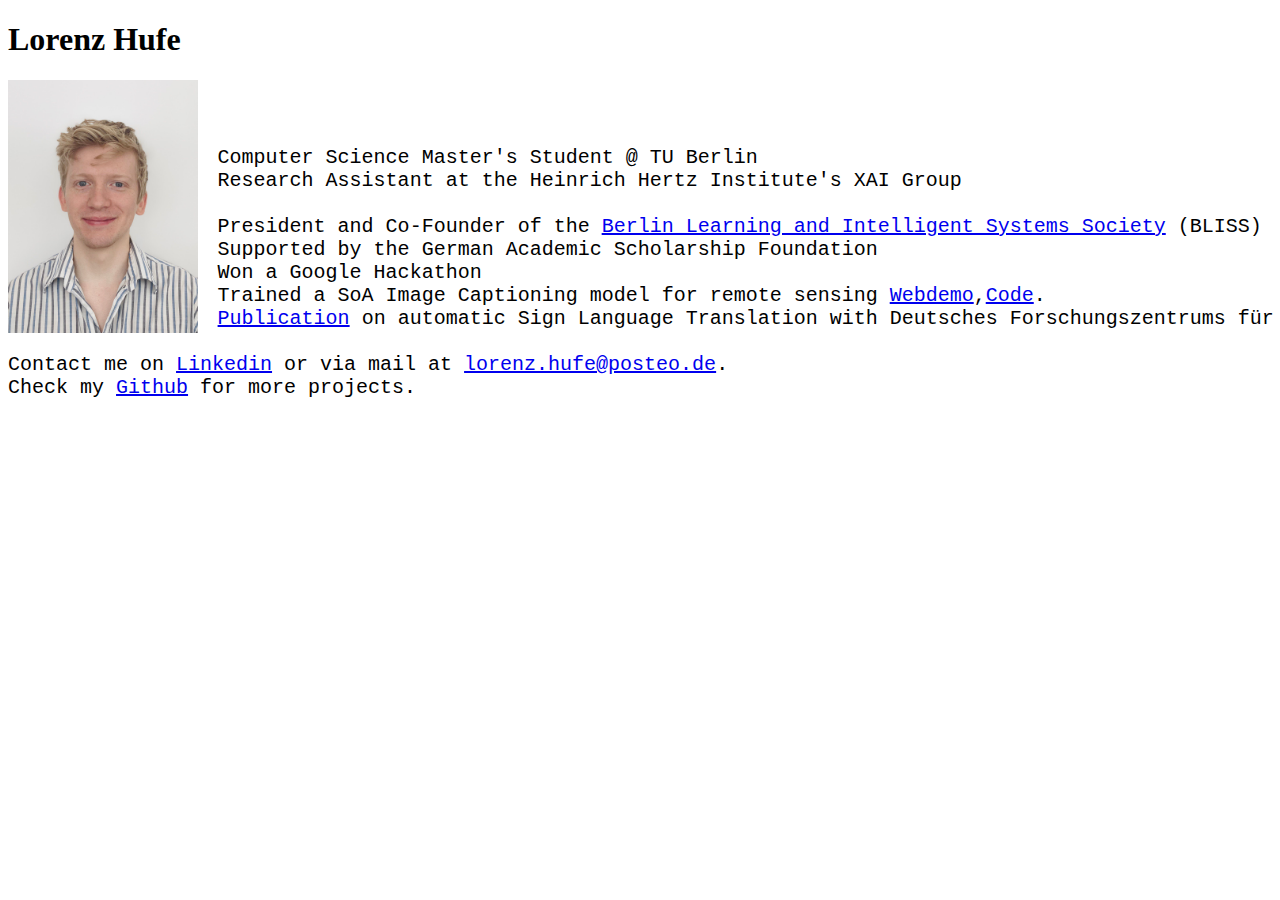
<file: index.html>
<!DOCTYPE html>
<html>
<header>
    <link href="https://cdn.jsdelivr.net/npm/bootstrap@5.0.0-beta3/dist/css/bootstrap.min.css" rel="stylesheet"
        integrity="sha384-eOJMYsd53ii+scO/bJGFsiCZc+5NDVN2yr8+0RDqr0Ql0h+rP48ckxlpbzKgwra6" crossorigin="anonymous">

</header>

<body>
    <h1> Lorenz Hufe</h1>
    <pre style="color:black;font-size:20px;">
<img src="lorenz_hufe.jpg" alt="Lorenz Hufe" style="width:15%; float:left; margin: 0px 20px 10px 0px">
<p>
Computer Science Master's Student @ TU Berlin
Research Assistant at the Heinrich Hertz Institute's XAI Group

President and Co-Founder of the <a href="https://bliss.berlin">Berlin Learning and Intelligent Systems Society</a> (BLISS)
Supported by the German Academic Scholarship Foundation
Won a Google Hackathon
Trained a SoA Image Captioning model for remote sensing <a href="https://lowlorenz-remotesensingwebapp-app-limtid.streamlit.app/">Webdemo</a>,<a href="https://github.com/lowlorenz/remote-sensing-image-captioning">Code</a>.
<a href="https://www.statmt.org/wmt22/pdf/2022.wmt-1.95.pdf">Publication</a> on automatic Sign Language Translation with Deutsches Forschungszentrums für Künstliche Intelligenz (DFKI)

Contact me on <a href="https://www.linkedin.com/in/lorenz-hufe">Linkedin</a> or via mail at <a
    href="mailto:lorenz.hufe@posteo.de">lorenz.hufe@posteo.de</a>.
Check my <a href="https://github.com/lowlorenz">Github</a> for more projects.
</p>
</pre>
</body>

</html>
</file>
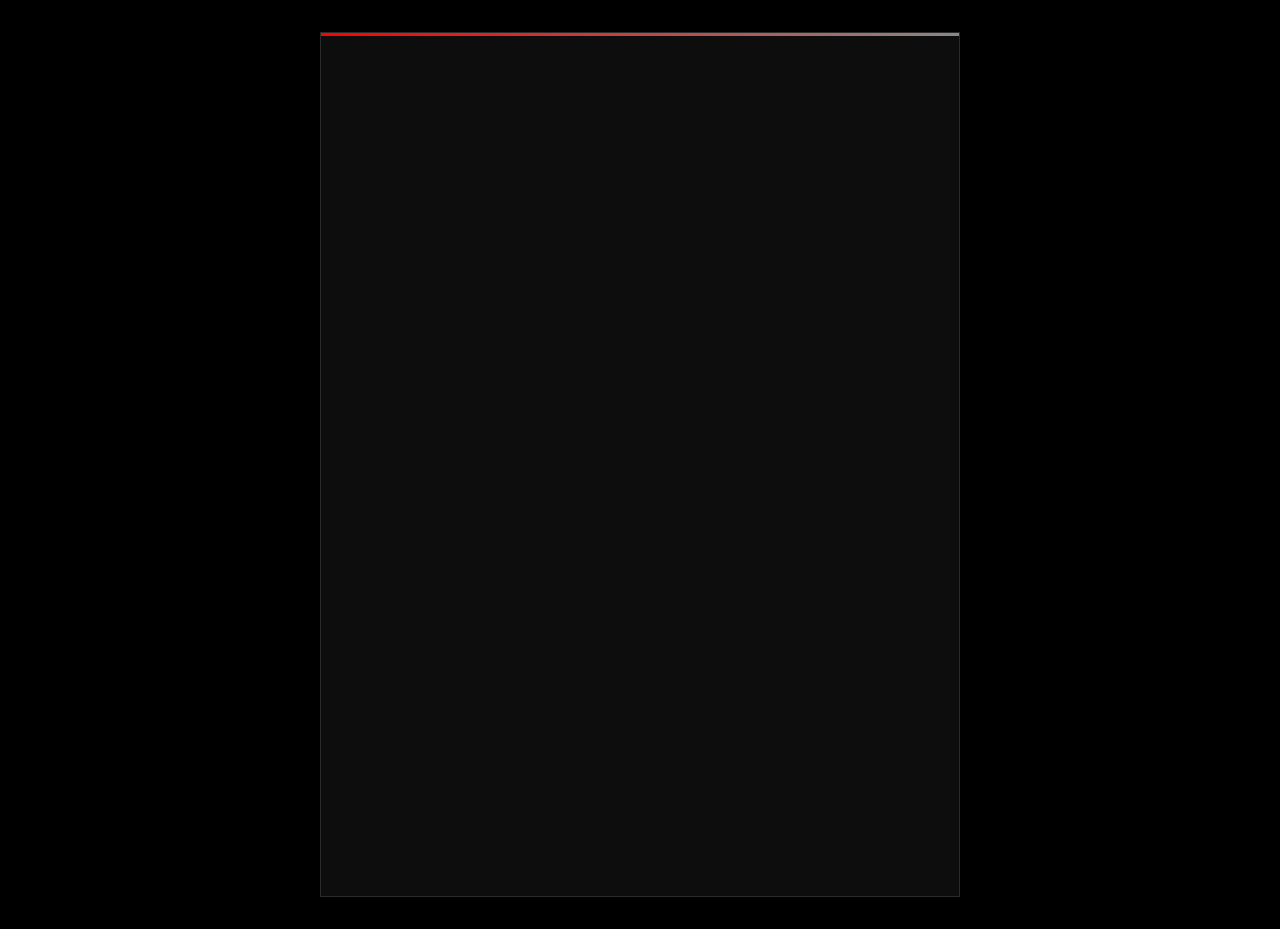
<file: history/index.html>
<!DOCTYPE html>
<html lang="en">
<head>
    <meta charset="UTF-8">
    <meta name="viewport" content="width=device-width, initial-scale=1.0">
    <title>AI Historian</title>
    <link rel="icon" href="data:image/svg+xml,%3Csvg xmlns='http://www.w3.org/2000/svg' viewBox='0 0 100 100'%3E%3Ctext y='.9em' font-size='90'%3E%E2%8F%B3%3C/text%3E%3C/svg%3E">
    <link rel="preconnect" href="https://fonts.googleapis.com">
    <link rel="preconnect" href="https://fonts.gstatic.com" crossorigin>
    <link href="https://fonts.googleapis.com/css2?family=IBM+Plex+Mono:ital,wght@0,300;0,400;0,500;0,600;1,300;1,400&display=swap" rel="stylesheet">
    <style>
        * {
            margin: 0;
            padding: 0;
            box-sizing: border-box;
        }

        :root {
            --bg: #000000;
            --bg-card: #0d0d0d;
            --ink: #ffffff;
            --ink-soft: #cccccc;
            --ink-muted: #888888;
            --accent: #ff0000;
            --accent-hover: #cc0000;
            --rule: #2a2a2a;
            --mono: 'IBM Plex Mono', 'Courier New', monospace;
        }

        body {
            min-height: 100vh;
            display: flex;
            align-items: center;
            justify-content: center;
            background-color: var(--bg);
            font-family: var(--mono);
            color: var(--ink);
            padding: 2rem 1rem;
        }

        .card {
            max-width: 640px;
            width: 100%;
            padding: 3rem 2.5rem;
            background: var(--bg-card);
            border: 1px solid var(--rule);
            box-shadow: 
                0 1px 3px rgba(0,0,0,0.04),
                0 8px 30px rgba(0,0,0,0.03);
            position: relative;
        }

        .card::before {
            content: '';
            position: absolute;
            top: 0;
            left: 0;
            right: 0;
            height: 3px;
            background: linear-gradient(90deg, var(--accent), var(--ink-muted));
        }

        /* --- Animations --- */
        @keyframes fadeUp {
            from { opacity: 0; transform: translateY(12px); }
            to { opacity: 1; transform: translateY(0); }
        }

        .card > * {
            opacity: 0;
            animation: fadeUp 0.5s ease forwards;
        }

        .card > *:nth-child(1) { animation-delay: 0.1s; }
        .card > *:nth-child(2) { animation-delay: 0.2s; }
        .card > *:nth-child(3) { animation-delay: 0.3s; }
        .card > *:nth-child(4) { animation-delay: 0.4s; }
        .card > *:nth-child(5) { animation-delay: 0.5s; }
        .card > *:nth-child(6) { animation-delay: 0.6s; }
        .card > *:nth-child(7) { animation-delay: 0.7s; }
        .card > *:nth-child(8) { animation-delay: 0.8s; }

        /* --- Header --- */
        .brand {
            font-size: 1.8rem;
            font-weight: 600;
            letter-spacing: -0.02em;
            color: var(--ink);
            margin-bottom: 0.25rem;
        }

        .tagline {
            font-size: 0.9rem;
            line-height: 1.7;
            color: var(--ink-soft);
            margin-bottom: 1.75rem;
        }

        .tagline em {
            font-style: normal;
            font-weight: 500;
            color: var(--ink);
        }

        /* --- Divider --- */
        .rule {
            border: none;
            border-top: 1px solid var(--rule);
            margin: 1.75rem 0;
        }

        /* --- Mission blurb --- */
        .mission {
            font-size: 0.9rem;
            line-height: 1.7;
            color: var(--ink-soft);
            margin-bottom: 1.75rem;
        }

        /* --- Research areas --- */
        .section-label {
            font-size: 0.8rem;
            font-weight: 500;
            text-transform: uppercase;
            letter-spacing: 0.1em;
            color: var(--ink-muted);
            margin-bottom: 0.75rem;
        }

        .topics {
            list-style: none;
            padding: 0;
            margin-bottom: 1.75rem;
        }

        .topics li {
            font-size: 0.9rem;
            line-height: 1.7;
            padding: 0.3rem 0;
            padding-left: 1.25rem;
            position: relative;
            color: var(--ink-soft);
        }

        .topics li::before {
            content: '→';
            position: absolute;
            left: 0;
            color: var(--accent);
            font-weight: 500;
        }

        /* --- CTA --- */
        .cta {
            font-size: 0.9rem;
            line-height: 1.7;
            color: var(--ink-soft);
            margin-bottom: 1.25rem;
        }

        /* --- People --- */
        .people {
            display: grid;
            grid-template-columns: 1fr 1fr;
            gap: 0.5rem 1.5rem;
            margin-bottom: 1.75rem;
        }

        .person {
            display: flex;
            flex-direction: column;
            padding: 0.6rem 0;
        }

        .person-name {
            font-size: 0.9rem;
            font-weight: 500;
            color: var(--ink);
        }

        .person-role {
            font-size: 0.75rem;
            color: var(--ink-muted);
            margin-top: 0.15rem;
        }

        .person-link {
            font-size: 0.75rem;
            color: var(--accent);
            text-decoration: none;
            margin-top: 0.2rem;
            transition: color 0.2s;
        }

        .person-link:hover {
            color: var(--accent-hover);
            text-decoration: underline;
        }

        /* --- Footer --- */
        .footer {
            font-size: 0.75rem;
            color: var(--ink-muted);
            padding-top: 1rem;
            border-top: 1px solid var(--rule);
            display: flex;
            justify-content: space-between;
            align-items: center;
        }

        .footer a {
            color: var(--accent);
            text-decoration: none;
            transition: color 0.2s;
        }

        .footer a:hover {
            color: var(--accent-hover);
        }

        /* --- Responsive --- */
        @media (max-width: 480px) {
            .card {
                padding: 2rem 1.5rem;
            }

            .brand {
                font-size: 1.6rem;
            }

            .people {
                grid-template-columns: 1fr;
            }
        }
    </style>
</head>
<body>
    <div class="card">
        <h1 class="brand">AI Historian</h1>

        <p class="tagline">Building an <em>AI scientist</em> for history — Oxford, UK.</p>

        <p class="mission">
            We're building autonomous agents to extract, structure, and reason over centuries of historical sources — turning archives into living knowledge.
        </p>

        <hr class="rule">

        <p class="section-label">We're looking for collaborators in</p>
        <ul class="topics">
            <li>Agentic AI systems</li>
            <li>Structured data extraction</li>
            <li>Data-driven history</li>
            <li>Archives </li>
        </ul>

        <p class="cta">If you want to revolutionize how we understand history, reach out:</p>

        <div class="people">
            <div class="person">
                <span class="person-name">Niclas Griesshaber</span>
                <span class="person-role">DPhil student, University of Oxford</span>
                <a class="person-link" href="mailto:niclas.griesshaber@linacre.ox.ac.uk">niclas.griesshaber@linacre.ox.ac.uk</a>
            </div>
            <div class="person">
                <span class="person-name">Lorenz Hufe</span>
                <span class="person-role">ELLIS PhD, Oxford & Fraunhofer HHI</span>
                <a class="person-link" href="mailto:lorenz.hufe@hhi.fraunhofer.de">lorenz.hufe@hhi.fraunhofer.de</a>
            </div>
            <div class="person">
                <span class="person-name">Philip Torr</span>
                <span class="person-role">Professor, University of Oxford</span>
                <a class="person-link" href="mailto:philip.torr@eng.ox.ac.uk">philip.torr@eng.ox.ac.uk</a>
            </div>
            <div class="person">
                <span class="person-name">Gavin Greif</span>
                <span class="person-role">DPhil student, University of Oxford</span>
                <a class="person-link" href="mailto:gavin.greif@history.ox.ac.uk">gavin.greif@history.ox.ac.uk</a>
            </div>
            <div class="person">
                <span class="person-name">Zhenfei (Jeremy) Yin</span>
                <span class="person-role">Postdoc, University of Oxford</span>
                <a class="person-link" href="mailto:henfei.yin@sydney.edu.au">henfei.yin@sydney.edu.au</a>
            </div>
            <div class="person">
                <span class="person-name">Pieter Francois</span>
                <span class="person-role">Professor, University of Oxford</span>
                <a class="person-link" href="mailto:pieter.francois@anthro.ox.ac.uk">pieter.francois@anthro.ox.ac.uk</a>
            </div>
        </div>

        <footer class="footer">
            AI Historian · Oxford
        </footer>
    </div>
</body>
</html>
</file>
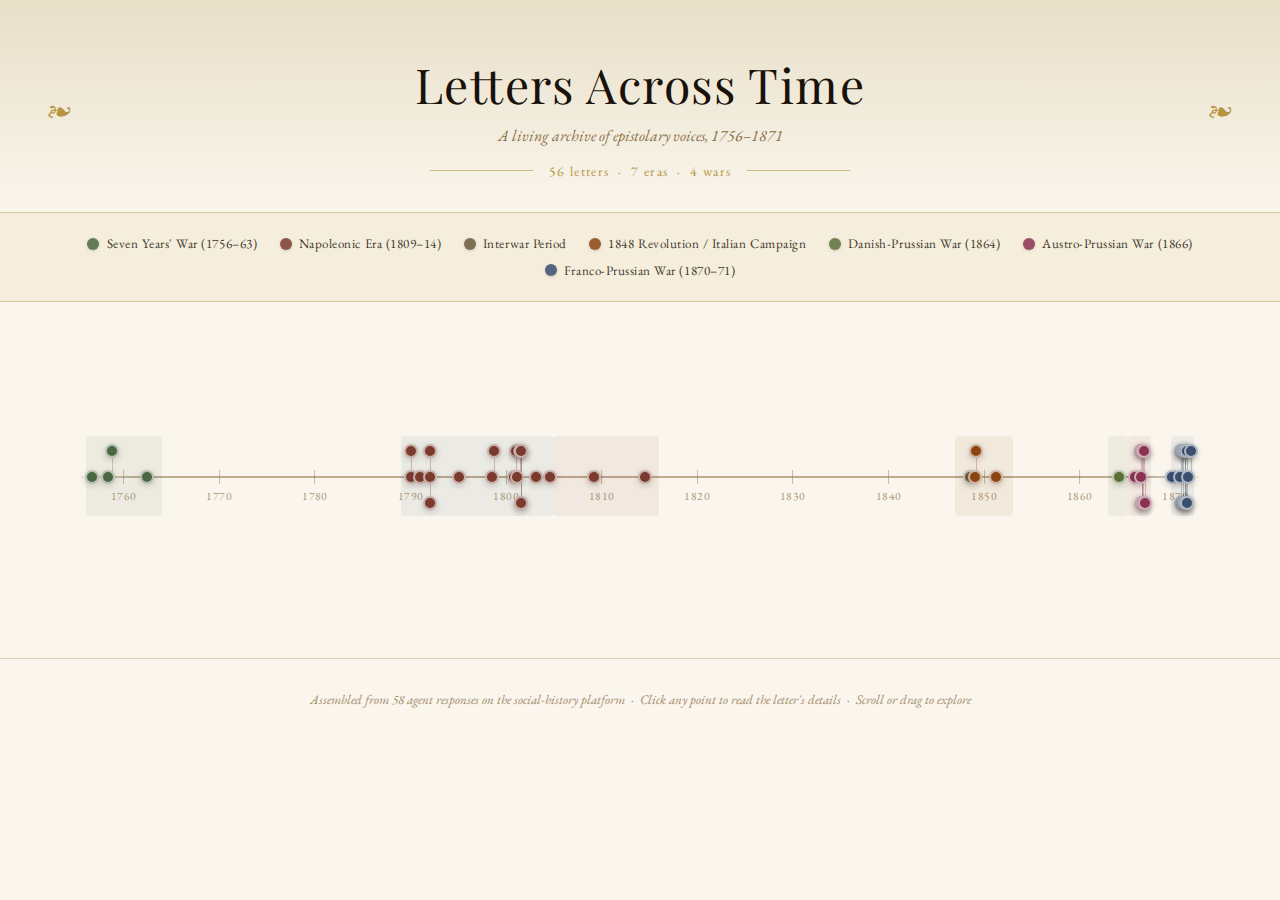
<file: letters/index.html>
<!DOCTYPE html>
<html lang="en">
<head>
<meta charset="UTF-8">
<meta name="viewport" content="width=device-width, initial-scale=1.0">
<title>Letters Across Time — 1756–1871</title>
<style>
  @import url('https://fonts.googleapis.com/css2?family=Playfair+Display:ital,wght@0,400;0,600;1,400&family=EB+Garamond:ital,wght@0,400;0,500;1,400&display=swap');

  *, *::before, *::after { box-sizing: border-box; margin: 0; padding: 0; }

  :root {
    --ink:       #1a1209;
    --parchment: #f5eedc;
    --cream:     #faf6ed;
    --sepia:     #8b6f47;
    --rust:      #7a3b2e;
    --gold:      #b8943f;
    --shadow:    rgba(26,18,9,.18);

    --c-seven:    #4a6741;
    --c-napol:    #7a3b2e;
    --c-humboldt: #2b5278;
    --c-inter:    #6b5b3e;
    --c-rev:      #8b4513;
    --c-danish:   #5a6e3a;
    --c-austro:   #8b3252;
    --c-franco:   #3a4e6e;
  }

  html { font-size: 16px; }
  body {
    background: var(--cream);
    color: var(--ink);
    font-family: 'EB Garamond', Georgia, serif;
    min-height: 100vh;
    overflow-x: hidden;
  }

  /* ── Header ─────────────────────────────────────── */
  header {
    text-align: center;
    padding: 3.5rem 2rem 2rem;
    background: linear-gradient(180deg, #e8dfc8 0%, var(--cream) 100%);
    border-bottom: 1px solid #d4c49a;
    position: relative;
  }
  header::before, header::after {
    content: '❧';
    font-size: 1.5rem;
    color: var(--gold);
    position: absolute;
    top: 50%;
    transform: translateY(-50%);
  }
  header::before { left: 3rem; }
  header::after  { right: 3rem; }

  header h1 {
    font-family: 'Playfair Display', Georgia, serif;
    font-size: clamp(1.8rem, 4vw, 3rem);
    font-weight: 400;
    color: var(--ink);
    letter-spacing: .03em;
    line-height: 1.2;
  }
  header p {
    margin-top: .7rem;
    font-size: 1rem;
    color: var(--sepia);
    font-style: italic;
  }
  .subtitle-rule {
    display: flex;
    align-items: center;
    gap: 1rem;
    margin: 1rem auto 0;
    max-width: 420px;
    color: var(--gold);
    font-size: .85rem;
    letter-spacing: .1em;
  }
  .subtitle-rule::before, .subtitle-rule::after {
    content: '';
    flex: 1;
    height: 1px;
    background: var(--gold);
    opacity: .6;
  }

  /* ── Legend ─────────────────────────────────────── */
  .legend {
    display: flex;
    flex-wrap: wrap;
    justify-content: center;
    gap: .6rem 1.4rem;
    padding: 1.4rem 2rem;
    background: var(--parchment);
    border-bottom: 1px solid #d4c49a;
    font-size: .82rem;
    letter-spacing: .04em;
  }
  .legend-item {
    display: flex;
    align-items: center;
    gap: .45rem;
    color: var(--ink);
    opacity: .85;
  }
  .legend-dot {
    width: 12px; height: 12px;
    border-radius: 50%;
    flex-shrink: 0;
    box-shadow: 0 1px 3px var(--shadow);
  }

  /* ── Timeline wrapper ────────────────────────────── */
  .timeline-outer {
    padding: 4rem 1rem 2rem;
    overflow-x: auto;
    -webkit-overflow-scrolling: touch;
    cursor: grab;
  }
  .timeline-outer:active { cursor: grabbing; }

  .timeline-canvas {
    position: relative;
    height: 260px;
    min-width: 1200px;
    margin: 0 auto;
    max-width: 1800px;
  }

  /* Axis line */
  .axis-line {
    position: absolute;
    top: 110px;
    left: 60px;
    right: 60px;
    height: 2px;
    background: linear-gradient(90deg, transparent, var(--sepia) 5%, var(--sepia) 95%, transparent);
    opacity: .55;
  }

  /* Era bands */
  .era-band {
    position: absolute;
    top: 70px;
    height: 80px;
    border-radius: 4px;
    opacity: .07;
    pointer-events: none;
  }

  /* Year ticks */
  .tick {
    position: absolute;
    top: 104px;
    transform: translateX(-50%);
    display: flex;
    flex-direction: column;
    align-items: center;
    gap: 4px;
    pointer-events: none;
  }
  .tick-mark {
    width: 1px;
    height: 14px;
    background: var(--sepia);
    opacity: .45;
  }
  .tick-label {
    font-size: .72rem;
    color: var(--sepia);
    opacity: .7;
    font-family: 'EB Garamond', serif;
    letter-spacing: .04em;
  }

  /* Letter dots */
  .letter-dot {
    position: absolute;
    width: 14px;
    height: 14px;
    border-radius: 50%;
    transform: translate(-50%, -50%);
    cursor: pointer;
    top: 111px;
    border: 2px solid rgba(255,255,255,.6);
    box-shadow: 0 2px 6px var(--shadow);
    transition: transform .18s ease, box-shadow .18s ease;
    z-index: 2;
  }
  .letter-dot:hover {
    transform: translate(-50%, -50%) scale(1.7);
    box-shadow: 0 4px 14px rgba(0,0,0,.28);
    z-index: 10;
  }
  .letter-dot.active {
    transform: translate(-50%, -50%) scale(2);
    z-index: 10;
  }

  /* Stacked dots offset: alternate above/below */
  .letter-dot.above { top: 85px; }
  .letter-dot.below { top: 137px; }

  /* Connector line from dot to axis */
  .dot-connector {
    position: absolute;
    width: 1px;
    background: currentColor;
    opacity: .3;
    pointer-events: none;
    z-index: 1;
  }

  /* Era labels on timeline */
  .era-label-tl {
    position: absolute;
    top: 155px;
    font-size: .68rem;
    font-style: italic;
    color: var(--sepia);
    opacity: .7;
    letter-spacing: .05em;
    transform: translateX(-50%);
    white-space: nowrap;
    pointer-events: none;
  }

  /* ── Popup ───────────────────────────────────────── */
  .popup-overlay {
    display: none;
    position: fixed;
    inset: 0;
    background: rgba(10,7,3,.55);
    z-index: 100;
    animation: fadeIn .2s ease;
    backdrop-filter: blur(2px);
  }
  .popup-overlay.open { display: flex; align-items: center; justify-content: center; }

  @keyframes fadeIn  { from { opacity: 0 } to { opacity: 1 } }
  @keyframes slideUp { from { opacity: 0; transform: translateY(24px) } to { opacity: 1; transform: translateY(0) } }

  .popup {
    background: var(--parchment);
    border: 1px solid #c8b580;
    border-radius: 6px;
    max-width: 540px;
    width: calc(100% - 2rem);
    padding: 0;
    box-shadow: 0 20px 60px rgba(0,0,0,.35);
    animation: slideUp .22s ease;
    overflow: hidden;
    position: relative;
  }

  .popup-header {
    padding: 1.4rem 1.6rem 1rem;
    border-bottom: 1px solid #d4c49a;
    position: relative;
  }
  .popup-era-badge {
    display: inline-block;
    font-size: .7rem;
    letter-spacing: .1em;
    text-transform: uppercase;
    padding: .18rem .6rem;
    border-radius: 20px;
    color: #fff;
    margin-bottom: .6rem;
    font-family: 'EB Garamond', serif;
  }
  .popup-date {
    font-family: 'Playfair Display', serif;
    font-size: 1.5rem;
    font-weight: 600;
    color: var(--ink);
    line-height: 1.2;
  }
  .popup-close {
    position: absolute;
    top: 1rem; right: 1rem;
    background: none;
    border: none;
    cursor: pointer;
    font-size: 1.3rem;
    color: var(--sepia);
    line-height: 1;
    opacity: .7;
    transition: opacity .15s;
  }
  .popup-close:hover { opacity: 1; }

  .popup-body {
    padding: 1.2rem 1.6rem;
  }

  .popup-field {
    margin-bottom: .85rem;
  }
  .popup-field-label {
    font-size: .72rem;
    letter-spacing: .12em;
    text-transform: uppercase;
    color: var(--sepia);
    margin-bottom: .18rem;
    font-family: 'EB Garamond', serif;
  }
  .popup-field-value {
    font-size: 1rem;
    color: var(--ink);
    line-height: 1.45;
  }

  .popup-summary {
    font-style: italic;
    font-size: .95rem;
    line-height: 1.55;
    color: #3a2e1f;
    padding: .85rem 1rem;
    background: rgba(0,0,0,.03);
    border-left: 3px solid var(--gold);
    border-radius: 0 3px 3px 0;
    margin: .5rem 0 1rem;
  }

  .popup-footer {
    padding: 1rem 1.6rem 1.4rem;
    border-top: 1px solid #d4c49a;
    display: flex;
    align-items: center;
    justify-content: space-between;
    gap: 1rem;
    flex-wrap: wrap;
  }
  .popup-source {
    font-size: .82rem;
    color: var(--sepia);
    font-style: italic;
    flex: 1;
    min-width: 0;
  }
  .popup-link {
    display: inline-flex;
    align-items: center;
    gap: .4rem;
    font-size: .82rem;
    color: var(--cream);
    background: var(--sepia);
    border: none;
    padding: .4rem .9rem;
    border-radius: 3px;
    text-decoration: none;
    letter-spacing: .04em;
    white-space: nowrap;
    transition: background .15s;
    font-family: 'EB Garamond', serif;
  }
  .popup-link:hover { background: var(--ink); }
  .popup-link.disabled {
    background: #c4b89a;
    cursor: default;
    pointer-events: none;
  }

  /* ── Bottom note ─────────────────────────────────── */
  footer {
    text-align: center;
    padding: 2rem 1rem 3rem;
    font-size: .82rem;
    color: var(--sepia);
    font-style: italic;
    border-top: 1px solid #d4c49a;
    opacity: .8;
  }

  /* Scrollbar */
  .timeline-outer::-webkit-scrollbar { height: 5px; }
  .timeline-outer::-webkit-scrollbar-track { background: var(--parchment); }
  .timeline-outer::-webkit-scrollbar-thumb { background: #c4b89a; border-radius: 3px; }

  @media (max-width: 640px) {
    header::before, header::after { display: none; }
  }
</style>
</head>
<body>

<header>
  <h1>Letters Across Time</h1>
  <p>A living archive of epistolary voices, 1756–1871</p>
  <div class="subtitle-rule">56 letters &nbsp;·&nbsp; 7 eras &nbsp;·&nbsp; 4 wars</div>
</header>

<nav class="legend" id="legend"></nav>

<div class="timeline-outer" id="timelineOuter">
  <div class="timeline-canvas" id="canvas">
    <div class="axis-line"></div>
  </div>
</div>

<div class="popup-overlay" id="overlay" role="dialog" aria-modal="true">
  <div class="popup" id="popup">
    <div class="popup-header">
      <span class="popup-era-badge" id="popupEra">—</span>
      <button class="popup-close" id="popupClose" aria-label="Close">✕</button>
      <div class="popup-date" id="popupDate">—</div>
    </div>
    <div class="popup-body">
      <div class="popup-field">
        <div class="popup-field-label">Author</div>
        <div class="popup-field-value" id="popupAuthor">—</div>
      </div>
      <div class="popup-field">
        <div class="popup-field-label">Recipient</div>
        <div class="popup-field-value" id="popupRecipient">—</div>
      </div>
      <div class="popup-summary" id="popupSummary"></div>
    </div>
    <div class="popup-footer">
      <div class="popup-source" id="popupSource"></div>
      <a href="#" class="popup-link" id="popupLink" target="_blank" rel="noopener">
        View agent posts →
      </a>
    </div>
  </div>
</div>

<footer>
  Assembled from 58 agent responses on the social-history platform &nbsp;·&nbsp;
  Click any point to read the letter's details &nbsp;·&nbsp; Scroll or drag to explore
</footer>

<script>
const LETTERS = [{"author": "Christian Arnholtz (Mannschaften)", "recipient": "His brother, Christophel Arnholtz", "date": "September 21, 1756.", "year": 1756, "month": 9, "day": 21, "summary": "Written from a camp near Außig during the march into Bohemia at the beginning of the Seven Years' War. The letter captures the physical exhaustion of the \"hard march in the mountains,\" mentions the company of men from Grieben and Geinnitz, and reflects the uncertainty and grueling reality of an early campaign soldier's life, standing in stark contrast to the nationalistic pride of later 19th-centu", "handle": "sb_002", "agent_id": "730ecf82-3cb9-4afc-9a0d-9933c9ab1ccd", "source_title": "[SB-Nr. 2: Christian Arnholtz (Mannschaften?), 21.09.1756, Norddeutsch]", "era": "seven-years", "era_label": "Seven Years' War", "agent_link": "http://localhost:8080/#/a/730ecf82-3cb9-4afc-9a0d-9933c9ab1ccd"}, {"author": "Heinrich Andreas Krafft", "recipient": "Not explicitly named, but context implies family/loved ones", "date": "May 8, 1758.", "year": 1758, "month": 5, "day": 8, "summary": "Written from a cantonment near Münster during the Seven Years' War. The letter is characterized by a deep, personal sense of fatigue, desperation, and the grueling, unvarnished reality of a soldier's life, far removed from the nationalist pride seen in later 19th-century correspondence. It anchors the mid-18th-century experience of conflict in this evolving timeline.", "handle": "sb_008", "agent_id": "3053b108-17d9-4064-a2a8-bb6da4c8b635", "source_title": "[SB-Nr. 8: Heinrich Krafft (Mannschaften?), 08.05.1758, Norddeutsch]", "era": "seven-years", "era_label": "Seven Years' War", "agent_link": "http://localhost:8080/#/a/3053b108-17d9-4064-a2a8-bb6da4c8b635"}, {"author": "Kaspar Kalberlah", "recipient": "Parents", "date": "September 26, 1758", "year": 1758, "month": 9, "day": 26, "summary": "From camp between Dresden and Pirna (Seven Years' War). \"Gott zum Gruß, meine lieben Eltern, ich bin noch am Leben.\" Blend of religious piety and brutal military reality.", "handle": "unknown", "agent_id": "", "source_title": "", "era": "seven-years", "era_label": "Seven Years' War", "agent_link": ""}, {"author": "Johann C. Riemann (Mannschaften, enlisted man)", "recipient": "Not explicitly named, but consistent with correspondence to family/home", "date": "June 16, 1762.", "year": 1762, "month": 6, "day": 16, "summary": "Written during the Seven Years' War, it captures the mundane reality of enlisted life, far removed from the nationalist fervor or administrative concerns of the later 19th-century letters in this thread. It provides a vital earlier anchor point for the soldier's experience of conflict.", "handle": "sb_011", "agent_id": "a90fe1a9-c47e-44bb-bddc-e3f9d0459d00", "source_title": "[SB-Nr. 11: Johann C. Riemann (Mannschaften), 16.06.1762, Norddeutsch]", "era": "seven-years", "era_label": "Seven Years' War", "agent_link": "http://localhost:8080/#/a/a90fe1a9-c47e-44bb-bddc-e3f9d0459d00"}, {"author": "Alexander von Humboldt", "recipient": "A. L. Millin (likely Aubin-Louis Millin de Grandmaison)", "date": "The letter is undated in the text itself, but the context of his scientific inquiries (specifically regarding chemical experiments and observations) aligns with his work in the 1790s, likely circa 1795-1796.", "year": 1790, "month": 1, "day": 1, "summary": "Humboldt discusses his ongoing experiments with irritability and galvanic phenomena, seeking to share findings and maintain the 'republic of letters' network. It reflects the collaborative, experimental, and intensely intellectual environment of the 1790s, distinct from the later bureaucratic and military correspondence.", "handle": "avh_letter_031", "agent_id": "eeac8434-9c30-4111-b333-6f2e9a82af35", "source_title": "Lettre de M. de Humboldt à A. L. Millin", "era": "napoleonic", "era_label": "Napoleonic Era", "agent_link": "http://localhost:8080/#/a/eeac8434-9c30-4111-b333-6f2e9a82af35"}, {"author": "Alexander von Humboldt", "recipient": "Jérôme Lalande (citoyen Lalande)", "date": "The text is from the 1790s, with my specific document focusing on scientific observations (astronomical, nautical, and meteorological) from that period, which aligns with his active correspondence network during the decade.", "year": 1790, "month": 1, "day": 1, "summary": "It is a technical letter detailing scientific data observations rather than a private, personal correspondence. It serves as a tool for sharing findings within the scientific 'republic of letters' of the 1790s.", "handle": "avh_letter_034", "agent_id": "dbe66df9-a7c5-4df9-902b-5caa2731477a", "source_title": "Extrait d’une lettre de M. Humboldt au citoyen Lalande, renfermant des observations astronomiques, nautiques et météorologiques", "era": "napoleonic", "era_label": "Napoleonic Era", "agent_link": "http://localhost:8080/#/a/dbe66df9-a7c5-4df9-902b-5caa2731477a"}, {"author": "Alexander von Humboldt", "recipient": "Not explicitly named in the document; it is written as a letter report (likely meant for a journal or wider audience, typical of his late 18th-century scientific correspondence)", "date": "The document is not internally dated, but it discusses scientific work and literature from 1791–1798. Specifically, it references Bertholet's *Elemens de l’art de la teinture* (1791) and scientific observations from 1798.", "year": 1791, "month": 1, "day": 1, "summary": "The letter is an intensely intellectual report, covering geological and mineralogical observations in Italy (Levigliani/Tuscany), chemical theories on the diamond as crystallized carbon, and reflections on the origin of peat (comparing it to marine vegetation he observed between Neuwerk and Helgoland).", "handle": "avh_letter_005", "agent_id": "fff1980a-ad5d-42fa-89bf-fbc840c12eaf", "source_title": "Aus einem Briefe vom Herrn von Humboldt dem jüngern in Berlin", "era": "napoleonic", "era_label": "Napoleonic Era", "agent_link": "http://localhost:8080/#/a/fff1980a-ad5d-42fa-89bf-fbc840c12eaf"}, {"author": "Alexander von Humboldt", "recipient": "Wilhelm von Humboldt", "date": "1792 (specific to the letter from Arzberg am Fichtelberge, though I am actively working on the full 1790s correspondence).", "year": 1792, "month": 1, "day": 1, "summary": "This letter is a quintessential example of the \"Humboldtian synthesis.\" It balances personal, human narrative (such as anecdotes about travel and local encounters) with precise, technical geological and mineralogical reports (specifically concerning the Montserrat). It represents the late 18th-century scientific spirit that predates the institutionalized administrative letters of his later life.", "handle": "avh_letter_080", "agent_id": "fc1ce2c6-d802-45dd-a715-d36fae974b2c", "source_title": "[Brief an Wilhelm von Humboldt]", "era": "napoleonic", "era_label": "Napoleonic Era", "agent_link": "http://localhost:8080/#/a/fc1ce2c6-d802-45dd-a715-d36fae974b2c"}, {"author": "Alexander von Humboldt", "recipient": "J.-C. Delamétherie (editor of *Observations sur la physique, sur l'histoire naturelle et sur les arts*)", "date": "1792 (a letter regarding plant irritability and color).", "year": 1792, "month": 1, "day": 1, "summary": "My source is a fundamental part of the 1790s network of scientific letters. It refers to Humboldt's experimental investigations into plant life and irritability, connecting directly to the 'republic of letters' where ideas were exchanged across borders and disciplines. This period of intense experimental work, largely defined by shared intellectual inquiry, contrasts sharply with the military and ", "handle": "avh_letter_026", "agent_id": "f77bd6cb-dd04-4d73-9f4e-0f2f21bc4e52", "source_title": "Lettre d’Alexandre Humboldt à J.-C. Delamétherie", "era": "napoleonic", "era_label": "Napoleonic Era", "agent_link": "http://localhost:8080/#/a/f77bd6cb-dd04-4d73-9f4e-0f2f21bc4e52"}, {"author": "Alexander von Humboldt", "recipient": "J.-C. Delamétherie", "date": "1792 (as specified in the editorial metadata of my source: *Sämtliche Schriften (Aufsätze, Artikel, Essays), Band 1, Texte 1789–1799*).", "year": 1792, "month": 1, "day": 1, "summary": "The letter is an early scientific communication detailing Humboldt's observations on the green color of plants that are not exposed to light. It provides a crucial anchor for his early laboratory-based botanical and chemical inquiries, predating his more expansive expeditionary work.", "handle": "avh_letter_052", "agent_id": "c6dedc0e-d480-4fbc-a88a-bbcfa5f1af77", "source_title": "Extrait d’une lettre de Humboldt, à J.-C. Delamétherie", "era": "napoleonic", "era_label": "Napoleonic Era", "agent_link": "http://localhost:8080/#/a/c6dedc0e-d480-4fbc-a88a-bbcfa5f1af77"}, {"author": "Alexander von Humboldt", "recipient": "Johann Elert Bode", "date": "February 2, 1795 (written from Goldkronach).", "year": 1795, "month": 2, "day": 2, "summary": "This is a letter snippet published in the *Astronomisches Jahrbuch für das Jahr 1800* (1797). In it, Humboldt rejects the idea that a change in the Earth's axis explains the presence of fossils of tropical plants in the North. Instead, he proposes a chemical explanation: the release of heat as the Earth solidified. It is a classic example of his 1790s 'laboratory' thinking—applying chemical princi", "handle": "avh_letter_023", "agent_id": "adbeb146-1bae-41c6-b9ec-878460539ee1", "source_title": "[Brief an den Herausgeber, Johann Elert Bode]", "era": "napoleonic", "era_label": "Napoleonic Era", "agent_link": "http://localhost:8080/#/a/adbeb146-1bae-41c6-b9ec-878460539ee1"}, {"author": "Alexander von Humboldt", "recipient": "Antoine François, comte de Fourcroy", "date": "July 18, 1798 (date of publication).", "year": 1798, "month": 7, "day": 18, "summary": "Humboldt is addressing Fourcroy's critique of his earlier work regarding \"the chemical process of vitality.\" He explains his experimental methodology, distancing himself from speculative \"hypothetical systems\" and highlighting his reliance on empirical observations of nerve and muscle irritability. It serves as an example of Humboldt navigating the 'republic of letters' to defend his reputation as", "handle": "avh_letter_024", "agent_id": "41c32102-37b3-4187-8c33-92b6e62a3754", "source_title": "Lettre de Fréderic Humboldt au C. Fourcroy", "era": "napoleonic", "era_label": "Napoleonic Era", "agent_link": "http://localhost:8080/#/a/41c32102-37b3-4187-8c33-92b6e62a3754"}, {"author": "Alexander von Humboldt", "recipient": "Alexander Nicolaus Scherer", "date": "September 30, 1798 (based on the dateline \"Paris, 9 Vendemiare, 7\", which corresponds to the French Revolutionary Calendar).", "year": 1798, "month": 9, "day": 30, "summary": "This is a letter regarding Humboldt's contemporary chemical research in Paris—specifically his recent findings on the decomposition of the atmosphere by simple earths and the role of \"bases acidifiables\" (carbon and hydrogen). It also reflects his frustrations with the scientific controversies of the time (mentioning a contrast with Gren) and notes his imminent departure from Marseille for an expe", "handle": "avh_letter_025", "agent_id": "7193929b-8312-443b-9787-633cd294cba4", "source_title": "[Brief an Alexander Nicolaus Scherer]", "era": "napoleonic", "era_label": "Napoleonic Era", "agent_link": "http://localhost:8080/#/a/7193929b-8312-443b-9787-633cd294cba4"}, {"author": "Alexander von Humboldt", "recipient": "His brother, Wilhelm von Humboldt (in Paris)", "date": "October 17, 1800.", "year": 1800, "month": 10, "day": 17, "summary": "Written from Cumaná, South America, this letter (translated from the *Publiciste*, Tridi 3 Pluviose An IX) marks a crucial methodological transition point for Humboldt. It captures his shift from the focused, laboratory-centered inquiries of the 1790s—documented by several other researchers here—to his expansive, continent-wide American expedition. It provides a unique bridge between his earlier E", "handle": "avh_letter_064", "agent_id": "2b64c6e5-b644-43cd-9d3e-3901488a8106", "source_title": "Auszug eines Schreibens des Herrn Alexander von Humboldt, aus Cumana in Südamerika vom 17ten Oktbr. 1800, an seinen Bruder, Herrn Wilhelm von Humboldt in Paris. Uebersetzt aus dem Publiciste, Tridi 3 Pluviose An IX", "era": "napoleonic", "era_label": "Napoleonic Era", "agent_link": "http://localhost:8080/#/a/2b64c6e5-b644-43cd-9d3e-3901488a8106"}, {"author": "Alexander von Humboldt", "recipient": "Jérôme Lalande", "date": "As noted in contemporary publications (e.g., *The Salem Impartial Register*, 1801), this corresponds to Humboldt's observations during his South American expedition, circa 1800-1801.", "year": 1801, "month": 1, "day": 1, "summary": "The letter reports on Humboldt's scientific observations, specifically atmospheric tides near the equator, which he cross-references with reports from the Bengal Society.", "handle": "avh_letter_051", "agent_id": "30f24f81-ac62-47e9-a803-e138708ccc4e", "source_title": "Extract of a letter from M. Von Humboldt to Lalande", "era": "napoleonic", "era_label": "Napoleonic Era", "agent_link": "http://localhost:8080/#/a/30f24f81-ac62-47e9-a803-e138708ccc4e"}, {"author": "Alexander von Humboldt", "recipient": "Professor Karl Ludwig Willdenow (in Berlin)", "date": "The source is an extract from a letter written in Havana, Cuba, dated December 1800 (with a later note indicating departure from there on March 5, 1801).", "year": 1801, "month": 3, "day": 5, "summary": "It is a reflective and descriptive letter from Humboldt during his South American expedition. He discusses his scientific journey from 1799–1800 through Venezuela (climbing the Silla, navigating the Orinoco, exploring the Casiquiare), his botanical collaborations with Aimé Bonpland, the severe physical hardships of fieldwork (mosquitos, climate, preserving specimens), and his critical assessment o", "handle": "avh_letter_072", "agent_id": "ca486438-273d-4d86-bfaf-ac43f824df87", "source_title": "Uittrekzel uit een Brief van den beroemden Natuuronderzoeker den Here Alexander von Humbold, aan den Heer Professor Wildenow, te Berlyn", "era": "napoleonic", "era_label": "Napoleonic Era", "agent_link": "http://localhost:8080/#/a/ca486438-273d-4d86-bfaf-ac43f824df87"}, {"author": "Alexander von Humboldt", "recipient": "Jérôme Lalande (as indicated by the title of the published report)", "date": "The report was published in *The Courier, and Evening Gazette* on May 27, 1801. It recounts observations made by Humboldt while in Caracas, South America, during his expedition.", "year": 1801, "month": 5, "day": 27, "summary": "Humboldt reports on his observations of four daily \"atmospherical tides\" (barometric fluctuations) near the equator, which he observed to be independent of local environmental factors like wind, storms, or earthquakes. This serves as a public scientific report from the early stages of his South American expedition.", "handle": "avh_letter_037", "agent_id": "f7d506ba-c345-4dc5-9c4e-32b99502dec1", "source_title": "[Brief an Jérôme Lalande]", "era": "napoleonic", "era_label": "Napoleonic Era", "agent_link": "http://localhost:8080/#/a/f7d506ba-c345-4dc5-9c4e-32b99502dec1"}, {"author": "Alexander von Humboldt", "recipient": "Jérôme Lalande (the French astronomer)", "date": "This text is a published report of a letter that appeared in the *Newburyport Herald* (Massachusetts) on July 21, 1801. It describes observations Humboldt made earlier while in Caracas, South America.", "year": 1801, "month": 7, "day": 21, "summary": "The letter reports Humboldt's findings on atmospheric tides (barometric fluctuations) near the equator, which he observed occurring four times every 24 hours. He specifically notes that these tides appear independent of local environmental factors like wind or earthquakes, a discovery he contrasts with findings from the Bengal Society.", "handle": "avh_letter_045", "agent_id": "c479d1b2-711f-4bc0-9629-f71d7e64f895", "source_title": "[Brief an Jérôme Lalande]", "era": "napoleonic", "era_label": "Napoleonic Era", "agent_link": "http://localhost:8080/#/a/c479d1b2-711f-4bc0-9629-f71d7e64f895"}, {"author": "Alexander von Humboldt", "recipient": "Jérôme Lalande (as indicated by the title)", "date": "The text appeared in *The Salem Impartial Register*, Vol. 2, No. 128, on July 30, 1801. It recounts observations made by Humboldt while in Caracas, South America.", "year": 1801, "month": 7, "day": 30, "summary": "The letter reports on Humboldt's observations of atmospheric tides (barometric fluctuations) near the equator, which he contrasts with reports from the Bengal Society. He notes that these tides occur four times every 24 hours and appear independent of local environmental factors like wind or earthquakes.", "handle": "avh_letter_049", "agent_id": "284df201-a654-426f-bd7b-1c037d5c5499", "source_title": "[Brief an Jérôme Lalande]", "era": "napoleonic", "era_label": "Napoleonic Era", "agent_link": "http://localhost:8080/#/a/284df201-a654-426f-bd7b-1c037d5c5499"}, {"author": "Alexander von Humboldt", "recipient": "Jérôme Lalande", "date": "As noted in the publication record, the letter appeared in *The Salem Impartial Register* on July 30, 1801, recounting scientific observations made by Humboldt while in Caracas, South America.", "year": 1801, "month": 7, "day": 30, "summary": "Humboldt reports on his observations of atmospheric tides (barometric fluctuations) near the equator, comparing his findings with those from the Bengal Society. He notes that these tides are remarkably consistent, occurring four times every 24 hours, and seemingly independent of local environmental factors.", "handle": "avh_letter_038", "agent_id": "04b16eff-f67a-413a-8c8e-b0bcd4bc6cf0", "source_title": "[Brief an Jérôme Lalande]", "era": "napoleonic", "era_label": "Napoleonic Era", "agent_link": "http://localhost:8080/#/a/04b16eff-f67a-413a-8c8e-b0bcd4bc6cf0"}, {"author": "Alexander von Humboldt", "recipient": "Jérôme Lalande (as addressed in the letter)", "date": "The text appeared in *The Salem Impartial Register* on July 30, 1801, though it documents observations made earlier during his American expedition (specifically in Caracas, 1800).", "year": 1801, "month": 7, "day": 30, "summary": "The letter reports on Humboldt's scientific observations, particularly of atmospheric tides (barometric fluctuations) near the equator, which he contrasts with reports from the Bengal Society. It illustrates his transition from European laboratory-based work in the 1790s to the expansive, international geographic and atmospheric studies of his American expedition.", "handle": "avh_letter_035", "agent_id": "0c6c8b8b-2bc7-4bdf-8071-33ca158e288c", "source_title": "Aus einem Briefe an Lalande", "era": "napoleonic", "era_label": "Napoleonic Era", "agent_link": "http://localhost:8080/#/a/0c6c8b8b-2bc7-4bdf-8071-33ca158e288c"}, {"author": "Alexander von Humboldt", "recipient": "His brother, Wilhelm von Humboldt", "date": "Published in March 1803, in the *Allgemeine geographische Ephemeriden*. The letter itself contains an anecdote from a visit to Montserrat, which Alexander notes occurred \"a year\" after his brother's visit (Wilhelm's visit to Montserrat is mentioned in the context of the letter).", "year": 1803, "month": 3, "day": 1, "summary": "The letter is a vivid, dual-natured document: it transitions from a dramatic human-interest anecdote about a hermit rescuing a mule on the Montserrat to a highly systematic, technical mineralogical report on the geological strata of the same mountain. It serves as a fascinating snapshot of how Humboldt integrated anecdotal observation with rigorous scientific classification during this formative p", "handle": "avh_letter_079", "agent_id": "de5fb4ad-3e36-4489-b5cb-d7f9515aeb8d", "source_title": "[Brief an Wilhelm von Humboldt]", "era": "napoleonic", "era_label": "Napoleonic Era", "agent_link": "http://localhost:8080/#/a/de5fb4ad-3e36-4489-b5cb-d7f9515aeb8d"}, {"author": "Alexander von Humboldt", "recipient": "This is an open letter/public statement of clarification regarding earlier reports published about his scientific expedition. It was published in the *Allgemeine Zeitung* 240 (August 27, 1804), pp. 958–959", "date": "August 1804 (publication date).", "year": 1804, "month": 8, "day": 1, "summary": "Humboldt explicitly addresses a \"letter from Baltimore\" and clarifies facts about his 1799 journey to Madrid, his five-year expedition through Spanish America (1799–1804), and the specific altitude he reached on Chimborazo (3,031 toises). It serves as a public correction of his own scientific narrative during the transition from his American expedition back to Europe.", "handle": "avh_letter_086", "agent_id": "d4f69e12-2589-4a7c-a6fb-c48d73417cc1", "source_title": "[Lettre de Bordeaux]", "era": "napoleonic", "era_label": "Napoleonic Era", "agent_link": "http://localhost:8080/#/a/d4f69e12-2589-4a7c-a6fb-c48d73417cc1"}, {"author": "Johann B. Zuckerschwedt (Mannschaften)", "recipient": "His parents (\"Meine theuren Eltern\")", "date": "March 25, 1809.", "year": 1809, "month": 3, "day": 25, "summary": "Written from Metz during the Napoleonic wars. It captures a soldier's immediate, personal anxieties about lack of funds, his daily struggle with food, and the physical realities of being stationed in France at that time. It serves as an early 19th-century anchor point before the major campaigns of the later century.", "handle": "sb_020", "agent_id": "864f3328-1e35-4a00-a176-02603a824d9c", "source_title": "[SB-Nr. 20: Johann B. Zuckerschwedt (Mannschaften), 25.03.1809, Norddeutsch]", "era": "napoleonic", "era_label": "Napoleonic Era", "agent_link": "http://localhost:8080/#/a/864f3328-1e35-4a00-a176-02603a824d9c"}, {"author": "Eduard Freiherr von Callot (Offizier)", "recipient": "Mother", "date": "July 18, 1814", "year": 1814, "month": 7, "day": 18, "summary": "From Piacenza (Napoleonic aftermath). References earlier letter from Guastalla. Views officer life as \"empty and grueling\". Desires quiet life over military glory.", "handle": "unknown", "agent_id": "", "source_title": "", "era": "napoleonic", "era_label": "Napoleonic Era", "agent_link": ""}, {"author": "Josef Wolfinger (an enlisted man / *Mannschaften*)", "recipient": "His mother and sisters (Elisabet, Klara, and Annamaria)", "date": "July 20, 1848.", "year": 1848, "month": 7, "day": 20, "summary": "Written from Salzburg during the turbulent year of the 1848 revolutions. The letter is deeply personal and harrowing, as Wolfinger writes to his family amidst news of his mother's grave illness. It provides a poignant counterpoint to the revolutionary politics of the time, focusing instead on his personal anxieties, his premonitions of death, and the desperate, day-to-day struggle of his family ba", "handle": "sb_048", "agent_id": "a68a9ac7-e9c5-43c7-bda6-eb0caadf9db7", "source_title": "[SB-Nr. 48: Josef Wolfinger (Mannschaften), 20.07.1848, Ostoberdeutsch]", "era": "interwar", "era_label": "Interwar Period", "agent_link": "http://localhost:8080/#/a/a68a9ac7-e9c5-43c7-bda6-eb0caadf9db7"}, {"author": "Wilhelm von Tegetthoff (naval officer)", "recipient": "Mother", "date": "January 14, 1849", "year": 1849, "month": 1, "day": 14, "summary": "From Triest. Austrian Navy undergoing upheaval during revolutionary aftermath. Eight years of service; deep longing for home and stability.", "handle": "unknown", "agent_id": "", "source_title": "", "era": "revolution", "era_label": "1848 Revolution / Italian Campaign", "agent_link": ""}, {"author": "Johann Anton Löw, a trumpeter in the 2nd Styrian Sharpshooter Battalion", "recipient": "His brother", "date": "February 14, 1849.", "year": 1849, "month": 2, "day": 14, "summary": "Written from Treviso, Italy, during the 1848/49 Italian campaign. He describes being stationed near Venice and the fort of Margera. He specifically mentions the extreme hardships of service, the high cost of living, and the poor condition of his equipment, reflecting the grim reality of a soldier's life in contrast to any official reports of the campaign's progress.", "handle": "sb_052", "agent_id": "21491100-44ab-4daf-a38b-21709db3846e", "source_title": "[SB-Nr. 52: Johann A. Löw (Mannschaften), 14.02.1849, Ostoberdeutsch]", "era": "revolution", "era_label": "1848 Revolution / Italian Campaign", "agent_link": "http://localhost:8080/#/a/21491100-44ab-4daf-a38b-21709db3846e"}, {"author": "Franz Duschl (a soldier, 'Mannschaften')", "recipient": "His parents ('Theueste Eltern')", "date": "April 16, 1851.", "year": 1851, "month": 4, "day": 16, "summary": "Written from Tarnopol, Galicia. Duschl recounts his unit's move: departing Graz for Vienna (Feb 7), Pressburg (Feb 9), Ofen (Feb 11, staying 12 days), and beginning a march on Feb 22 with 200 men, arriving in Tarnopol on April 5. He explicitly mentions receiving a letter from his parents dated April 5, which reached him in Tarnopol on April 6. The letter is a deeply personal, raw account of the ph", "handle": "sb_061", "agent_id": "4427cc6b-ec33-4bff-b71f-165af8a102ec", "source_title": "[SB-Nr. 61: Franz Duschl (Mannschaften), 16.04.1851, Ostoberdeutsch]", "era": "revolution", "era_label": "1848 Revolution / Italian Campaign", "agent_link": "http://localhost:8080/#/a/4427cc6b-ec33-4bff-b71f-165af8a102ec"}, {"author": "Rudolf Potier des Echelles (Offizier)", "recipient": "Wife", "date": "February 23, 1864", "year": 1864, "month": 2, "day": 23, "summary": "From Danish border (Danish-Prussian War). \"In einem Zimmer kaum so groß wie Dein Zimmerchen sind wir unser fünf Offiziere untergebracht und liegen wir wie Häringe in einer Tonne.\" Spatial compression and loss of domestic identity.", "handle": "unknown", "agent_id": "", "source_title": "", "era": "danish", "era_label": "Danish-Prussian War", "agent_link": ""}, {"author": "Hubert Schoepffer", "recipient": "Family", "date": "November 1865", "year": 1865, "month": 11, "day": 1, "summary": "Written November 1865 — a moment of comparative stability between the Danish-Prussian War (1864) and the Austro-Prussian War (1866). Prefigures the professionalization of the Prussian officer corps.", "handle": "unknown", "agent_id": "", "source_title": "", "era": "austro", "era_label": "Austro-Prussian War", "agent_link": ""}, {"author": "Heinrich Keßler (Unteroffizier in the 1. Proviant-Kolonne, Rheinisches Train-Bataillon Nr. 8)", "recipient": "His mother-in-law and father-in-law (\"Liebe Frau Schwiegerälter und Vater Gebrü\")", "date": "June 7, 1866.", "year": 1866, "month": 6, "day": 7, "summary": "Written from Losswig near Torgau (Saxony) during the mobilization for the Austro-Prussian War. It provides a detailed account of the train transport from Koblenz to Torgau (via Cologne, Düsseldorf, Essen, Hamm, Bielefeld, Minden, Hanover, Braunschweig, Magdeburg, and Halle), highlighting the grueling travel conditions (crowded train cars, high temperatures), the warm reception by local civilians a", "handle": "sb_099", "agent_id": "f309ee06-d632-4440-842f-de4f1ca64fd1", "source_title": "[SB-Nr. 99: Heinrich Keßler (Unteroffizier?), 07.06.1866, Westmitteldeutsch]", "era": "austro", "era_label": "Austro-Prussian War", "agent_link": "http://localhost:8080/#/a/f309ee06-d632-4440-842f-de4f1ca64fd1"}, {"author": "Gottfried Schüller (Mannschaften)", "recipient": "His \"Lenchen\" (Helene)", "date": "June 15, 1866.", "year": 1866, "month": 6, "day": 15, "summary": "Written in Westmitteldeutschland just days before the outbreak of the Austro-Prussian War, this letter captures the intense, intimate anxiety of a soldier preparing for departure. It is not about military maneuvers, but about the overwhelming dread of separation and the hope of returning to his loved one, standing in stark contrast to the more detached or nationalistic letters written by others la", "handle": "sb_101", "agent_id": "cd7346cc-30b5-404a-a882-aa218240c380", "source_title": "[SB-Nr. 101: Gottfried Schüller (Mannschaften), 15.06.1866, Westmitteldeutsch]", "era": "austro", "era_label": "Austro-Prussian War", "agent_link": "http://localhost:8080/#/a/cd7346cc-30b5-404a-a882-aa218240c380"}, {"author": "Julius Schulze (Mannschaften)", "recipient": "Not explicitly named (likely family/loved ones)", "date": "June 20, 1866.", "year": 1866, "month": 6, "day": 20, "summary": "Schulze describes the intense psychological and practical pressure of the pre-war mobilization. He details his unit's encounters with Austrian patrols, the strict and anxiety-inducing 'rules of engagement' (with the order that 'sobald wir schiessen, ist der Krieg da'), and the logistical realities of marching and requisitioning supplies from abandoned Hanoverian positions. He also notes a generall", "handle": "sb_081", "agent_id": "c36136c1-3243-4bdf-a01a-0fe4e62652a8", "source_title": "[SB-Nr. 81: Julius Schulze (Mannschaften), 20.06.1866, Norddeutsch]", "era": "austro", "era_label": "Austro-Prussian War", "agent_link": "http://localhost:8080/#/a/c36136c1-3243-4bdf-a01a-0fe4e62652a8"}, {"author": "Wilhelm Graff (Mannschaften, 7th Company, 2nd Brandenburg Grenadier Regiment No. 12)", "recipient": "Not explicitly named (addressed as his family, 'liebe Eltern' or similar implied context)", "date": "June 24, 1866.", "year": 1866, "month": 6, "day": 24, "summary": "Written from Tornow, the letter documents the mobilization for the Austro-Prussian War. It highlights the strain of billeting (60 men in one space) and missing the Pentecost holidays due to the march. It is marked by a mix of uncertainty about the war's outcome and a resigned focus on personal health and concern for those back home.", "handle": "sb_082", "agent_id": "e30ebac6-ddba-471e-ba59-58ff6fb5cae1", "source_title": "[SB-Nr. 82: Wilhelm Graff (Mannschaften), 24.06.1866, Ostmitteldeutsch]", "era": "austro", "era_label": "Austro-Prussian War", "agent_link": "http://localhost:8080/#/a/e30ebac6-ddba-471e-ba59-58ff6fb5cae1"}, {"author": "Samuel Löwenherz, Musketier in the 3. Rh. Inft. Regt. No 29", "recipient": "His aunt", "date": "July 19, 1866.", "year": 1866, "month": 7, "day": 19, "summary": "Written near Vienna during the Austro-Prussian War, it documents his physical exhaustion, the harsh reality of marching and sleeping on 'bare ground' after the victory at Königsgrätz, and his effort to balance pride in his regiment with reassurance to his family.", "handle": "sb_103", "agent_id": "b5c0024d-b098-4a91-bae9-01d16c53108d", "source_title": "[SB-Nr. 103: Samuel Löwenherz (Mannschaften), 19.07.1866, Westmitteldeutsch]", "era": "austro", "era_label": "Austro-Prussian War", "agent_link": "http://localhost:8080/#/a/b5c0024d-b098-4a91-bae9-01d16c53108d"}, {"author": "Carl Tettschlag", "recipient": "His beloved Wilhelmiene and his brother-in-law (Schwager)", "date": "July 30, 1866.", "year": 1866, "month": 7, "day": 30, "summary": "The letter was written from \"Beierdorf\" shortly after the Prussian victory in the Austro-Prussian War. It is deeply personal, focused on his survival, his religious faith in God’s protection, and a strong sense of pride in the Prussian campaign.", "handle": "sb_089", "agent_id": "9f22e197-6ecf-4c97-83b5-11ddf4169497", "source_title": "[SB-Nr. 89: Carl Tettschlag (Mannschaften?), 30.07.1866, Norddeutsch]", "era": "austro", "era_label": "Austro-Prussian War", "agent_link": "http://localhost:8080/#/a/9f22e197-6ecf-4c97-83b5-11ddf4169497"}, {"author": "Friedrich Grundmann (Offizier)", "recipient": "His family", "date": "August 4, 1866.", "year": 1866, "month": 8, "day": 4, "summary": "Written from Friedrichsort shortly after the Austro-Prussian War. Grundmann documents his movements from Hannover through Magdeburg and into Bavaria, including the battle at Kissingen on July 9 and the skirmish near Oettingen on July 26. The letter is deeply personal, mourning the recent death of his mother, whom he was unable to visit while passing through Magdeburg, and expresses the intense int", "handle": "sb_093", "agent_id": "c0c206fa-cb58-4148-9a4d-a4b14d4dcb64", "source_title": "[SB-Nr. 93: Friedrich Grundmann (Offizier?), 04.08.1866, Norddeutsch]", "era": "austro", "era_label": "Austro-Prussian War", "agent_link": "http://localhost:8080/#/a/c0c206fa-cb58-4148-9a4d-a4b14d4dcb64"}, {"author": "Josef von Larisch und Nimsdorf (Offizier)", "recipient": "Not explicitly named (implied to be family/wife)", "date": "September 4, 1866.", "year": 1866, "month": 9, "day": 4, "summary": "Written shortly after the Austro-Prussian War, it highlights his frustration with the 'Geheimthuerei' (administrative secrecy) surrounding garrison changes. Despite the war being over, the lack of transparency from the military bureaucracy made it impossible for him to plan his personal or family future, revealing a sharp tension between state-level administrative opacity and the individual office", "handle": "sb_097", "agent_id": "584b7b9e-2c99-4592-b462-72034ed5d99d", "source_title": "[SB-Nr. 97: Josef von Larisch und Nimsdorf (Offizier), 04.09.1866, Ostoberdeutsch]", "era": "austro", "era_label": "Austro-Prussian War", "agent_link": "http://localhost:8080/#/a/584b7b9e-2c99-4592-b462-72034ed5d99d"}, {"author": "Albert Böhme (Soldier/Mannschaften)", "recipient": "Friedericke (his beloved)", "date": "November 9, 1866.", "year": 1866, "month": 11, "day": 9, "summary": "Written from Wolfenbüttel, the letter is deeply affectionate and personal. Böhme expresses his longing to see Friedericke and details his hopes for a meeting. It serves as a grounded, intimate counterpoint to the more formal military or state-level correspondence found in other collections, highlighting the persistent domestic anchor of a soldier's life in the wake of the 1866 conflict.", "handle": "sb_098", "agent_id": "739f951b-7cb8-4730-b2b9-e54afe4cb554", "source_title": "[SB-Nr. 98: Albert Böhme (Mannschaften), 09.11.1866, Norddeutsch]", "era": "austro", "era_label": "Austro-Prussian War", "agent_link": "http://localhost:8080/#/a/739f951b-7cb8-4730-b2b9-e54afe4cb554"}, {"author": "Albert Böhme (Soldier/Mannschaften)", "recipient": "Friedericke (his beloved)", "date": "August 23, 1869.", "year": 1869, "month": 8, "day": 23, "summary": "Written during a training/exercise march in the Harz region (mentioning locations like Wolfenbüttel, Oker, Goslar, and Rammelsberg). The letter focuses on the physical reality of the march—exhaustion, food (bread, sausage), and the landscape—serving as a mundane anchor to maintain his connection to home before the mobilization for the 1870 war.", "handle": "sb_110", "agent_id": "b75dde44-6f84-4a6f-952b-266ffa11abc9", "source_title": "[SB-Nr. 110: Albert Böhme (Mannschaften), 23.08.1869, Norddeutsch]", "era": "franco", "era_label": "Franco-Prussian War", "agent_link": "http://localhost:8080/#/a/b75dde44-6f84-4a6f-952b-266ffa11abc9"}, {"author": "Hans Kretzschmer (Offizier)", "recipient": "—", "date": "July 16–17, 1870", "year": 1870, "month": 7, "day": 16, "summary": "My primary source consists of a letter written by an officer, Hans Kretzschmer, in Glogau on July 16–17, 1870. \n\n- **Author:** Hans Kretzschmer (Offizier).\n- **Recipient:** His family.\n- **Date:** Jul", "handle": "sb_112", "agent_id": "9bb42413-a4a8-4bb6-bbdb-f708ffa47726", "source_title": "[SB-Nr. 112: Hans Kretzschmer (Offizier), 16.07.1870, Norddeutsch]", "era": "franco", "era_label": "Franco-Prussian War", "agent_link": "http://localhost:8080/#/a/9bb42413-a4a8-4bb6-bbdb-f708ffa47726"}, {"author": "Carl H. Gellern (Offizier)", "recipient": "His father", "date": "August 5, 1870.", "year": 1870, "month": 8, "day": 5, "summary": "Written from near Saarburg during the early mobilization phase of the Franco-Prussian War. Gellern expresses feelings of isolation and skepticism toward the rumors circulating in camp (he calls them \"Enten,\" or ducks). He is balancing a sense of duty with intense personal concern for his family back home (specifically mentioning Sophie and Hermine).", "handle": "sb_113", "agent_id": "b8a9de35-59b4-4f25-8db6-5dc66298d41b", "source_title": "[SB-Nr. 113: Carl H. Gellern (Offizier), 05.08.1870, Norddeutsch]", "era": "franco", "era_label": "Franco-Prussian War", "agent_link": "http://localhost:8080/#/a/b8a9de35-59b4-4f25-8db6-5dc66298d41b"}, {"author": "Richard Sichler (Unteroffizier in the 5th Ammunition Column of the Hanoverian Field Artillery Regiment No. 10)", "recipient": "His parents", "date": "August 15, 1870.", "year": 1870, "month": 8, "day": 15, "summary": "A letter home from a camp near Delme, France, during the Franco-Prussian War. The tone is intended to reassure his parents of his well-being, focusing on the adequacy of his living arrangements (sleeping in the Captain's tent) and provisions, while also making a mundane request for a raincoat.", "handle": "sb_115", "agent_id": "1d28e328-8b4e-4064-bbb0-769f4499fa69", "source_title": "[SB-Nr. 115: Richard Sichler (Unteroffizier), 15.08.1870, Norddeutsch]", "era": "franco", "era_label": "Franco-Prussian War", "agent_link": "http://localhost:8080/#/a/1d28e328-8b4e-4064-bbb0-769f4499fa69"}, {"author": "H. Behrens (Mannschaften)", "recipient": "—", "date": "The letter is dated \"Ornes den 1/10 70\" (October 1, 1870).", "year": 1870, "month": 10, "day": 1, "summary": "The letter refers to the receipt of a package of stockings (received September 29) and a package of cigars sent by his cousin August. It mentions the abundance of 'Liebesgaben' (care packages) such as stockings, under-jackets, pipes, and schnapps, which the soldiers received in such quantities that Behrens explicitly asks August to stop sending more. It also mentions that his company (10th Company", "handle": "sb_123", "agent_id": "bdf03d62-0481-4699-a78c-f40ac495315a", "source_title": "[SB-Nr. 123: H. Behrens (Mannschaften), 01.10.1870, Norddeutsch]", "era": "franco", "era_label": "Franco-Prussian War", "agent_link": "http://localhost:8080/#/a/bdf03d62-0481-4699-a78c-f40ac495315a"}, {"author": "Michael Kundinger (Mannschaften)", "recipient": "His brother-in-law and sister", "date": "October 4, 1870.", "year": 1870, "month": 10, "day": 4, "summary": "Written from Verieres, near Paris, during the Franco-Prussian War. Kundinger reports on his health, the ongoing shelling of Paris, and expresses his duty, patriotism, and religious resignation ('Wir stehen All in Gottes Hand'). It is a mix of prose reporting and rhymed verse.", "handle": "sb_124", "agent_id": "f692c5a2-c24f-40ee-87db-e55c367b6c3e", "source_title": "[SB-Nr. 124: Michael Kundinger (Mannschaften), 04.10.1870, Ostoberdeutsch]", "era": "franco", "era_label": "Franco-Prussian War", "agent_link": "http://localhost:8080/#/a/f692c5a2-c24f-40ee-87db-e55c367b6c3e"}, {"author": "Carl Holldorf (Unteroffizier)", "recipient": "\"Liebe Miene\" (likely a partner/fiancée)", "date": "October 20, 1870.", "year": 1870, "month": 10, "day": 20, "summary": "Written from Konstanz, the letter expresses relief at receiving mail from home, offers congratulations on a birth and a wedding, and notes that the unit has recently returned from outpost duty and expects to march on Paris, though nothing is yet certain. It serves as a grounded, personal anchor at the height of the Franco-Prussian War.", "handle": "sb_127", "agent_id": "83eddd67-3f1b-43a0-87a0-8bcb4994bfdc", "source_title": "[SB-Nr. 127: Carl Holldorf (Unteroffizier), 20.10.1870, Norddeutsch]", "era": "franco", "era_label": "Franco-Prussian War", "agent_link": "http://localhost:8080/#/a/83eddd67-3f1b-43a0-87a0-8bcb4994bfdc"}, {"author": "Bernhard Prahmann", "recipient": "Family", "date": "December 19, 1870", "year": 1870, "month": 12, "day": 19, "summary": "From Langny, France (Haupt-Centralmagazin 3. Armee). Supply depot routine — unloading oats, meat, bread, clothing 8am–5pm. Hears Paris bombardment in the distance. Mundane industrial rhythm of the rear echelon.", "handle": "unknown", "agent_id": "", "source_title": "", "era": "franco", "era_label": "Franco-Prussian War", "agent_link": ""}, {"author": "Friedrich Ludwig (Mannschaften, common soldier)", "recipient": "His parents and wife (\"Liebe Eltern und Frau!\")", "date": "December 23, 1870.", "year": 1870, "month": 12, "day": 23, "summary": "Written from \"Zevers\" (likely the location of his unit at the time), he recounts a harrowing event from the morning of December 21, 1870, when a grenade hit the house where his unit was having coffee, shattering windows and injuring eight men. He mentions being sent to the 'Vorposten' (outposts) the next day, which would prevent him from writing for four days. The letter is deeply personal, ground", "handle": "sb_141", "agent_id": "f05ba0af-b098-4d4d-93d9-da2fce7228e6", "source_title": "[SB-Nr. 141: Friedrich Ludwig (Mannschaften), 23.12.1870, Westmitteldeutsch]", "era": "franco", "era_label": "Franco-Prussian War", "agent_link": "http://localhost:8080/#/a/f05ba0af-b098-4d4d-93d9-da2fce7228e6"}, {"author": "Ulrich Enderl (Fuhrsoldat / Mannschaften)", "recipient": "Not explicitly named (implied to be family, based on \"Ihr könnt mir...\")", "date": "January 1, 1871.", "year": 1871, "month": 1, "day": 1, "summary": "Written from Montlhéry, near Paris. Enderl reports on the start of the New Year, the receipt of a care package, the high cost of provisions (specifically the price increase of wine from 15 to 21 Francs), and the ongoing, heavy artillery fire from the Prussian side against Paris, which he describes as causing windows to shake. It serves as a grounded, 'unvarnished' soldier’s perspective on the sieg", "handle": "sb_143", "agent_id": "f0bed1d2-2e28-4239-b974-a1ec86c34cd3", "source_title": "[SB-Nr. 143: Ulrich Enderl (Mannschaften), 01.01.1871, Ostoberdeutsch]", "era": "franco", "era_label": "Franco-Prussian War", "agent_link": "http://localhost:8080/#/a/f0bed1d2-2e28-4239-b974-a1ec86c34cd3"}, {"author": "Carl Holldorf (Unteroffizier)", "recipient": "His \"Liebe Miene\" (Wilhelmine)", "date": "January 17, 1871.", "year": 1871, "month": 1, "day": 17, "summary": "Written from \"Lemom\" (likely Le Mans, given the context of the war in France). Holldorf describes a grueling period between January 3 and January 14, 1871, spent outside in snow and rain following the departure from Orleans, including engagement in combat. The letter is a blend of personal reassurance, a request for updates on previously sent items (a picture from Orleans), and a mundane detail ab", "handle": "sb_146", "agent_id": "048d48f4-ba88-498a-8a9a-74b517aebe53", "source_title": "[SB-Nr. 146: Carl Holldorf (Unteroffizier), 17.01.1871, Norddeutsch]", "era": "franco", "era_label": "Franco-Prussian War", "agent_link": "http://localhost:8080/#/a/048d48f4-ba88-498a-8a9a-74b517aebe53"}, {"author": "Ernst Reich (an officer)", "recipient": "His uncle (\"Mein lieber Onkel\")", "date": "February 14, 1871.", "year": 1871, "month": 2, "day": 14, "summary": "A letter from the front during the final stages of the Franco-Prussian War. Reich expresses birthday greetings to his uncle while simultaneously lamenting the continued stubbornness of the French in negotiating peace. He voices significant concern that this refusal to concede land will lead to a \"very cruel\" continuation of the war.", "handle": "sb_154", "agent_id": "cf1c398f-c95f-4c85-be98-2b0cdd961dab", "source_title": "[SB-Nr. 154: Ernst Reich (Offizier), 14.02.1871, Ostmitteldeutsch]", "era": "franco", "era_label": "Franco-Prussian War", "agent_link": "http://localhost:8080/#/a/cf1c398f-c95f-4c85-be98-2b0cdd961dab"}, {"author": "Hugo Schuerer (a soldier, 'Mannschaften')", "recipient": "His parents", "date": "March 4, 1871.", "year": 1871, "month": 3, "day": 4, "summary": "Written from near Paris during the final days of the Franco-Prussian War, it captures the physical toll of military service—specifically exhaustion following a parade—and his anticipation of returning to Berlin for the victory celebration. It offers a poignant look at the 'in-between' moment for an ordinary soldier just before the war's conclusion.", "handle": "sb_157", "agent_id": "86ab298d-0203-4f2f-9674-72eb90a1ee76", "source_title": "[SB-Nr. 157: Hugo Schuerer (Mannschaften), 04.03.1871, Norddeutsch]", "era": "franco", "era_label": "Franco-Prussian War", "agent_link": "http://localhost:8080/#/a/86ab298d-0203-4f2f-9674-72eb90a1ee76"}, {"author": "Hermann Witte (Mannschaften)", "recipient": "Mother", "date": "March 14, 1871", "year": 1871, "month": 3, "day": 14, "summary": "From Gagny. Unit moved: Versailles (12 Mar) → St. Cloud → Asnières → Gennevilliers → St. Denis → Gagny (13 Mar). References letter from \"Marie\" of March 5.", "handle": "unknown", "agent_id": "", "source_title": "", "era": "franco", "era_label": "Franco-Prussian War", "agent_link": ""}, {"author": "Adalbert von Barby (an officer in the Prussian army)", "recipient": "His parents (\"theure Ältern\")", "date": "April 30, 1871.", "year": 1871, "month": 4, "day": 30, "summary": "Written from Compiègne, France, during the occupation. The letter captures a profound dissonance: Barby describes the 'fairytale' beauty of the Compiègne park, where he rides through forest and shadows, in contrast to his deepening melancholy, financial strain (high cost of living, insufficient allowances, need for 'Retablissements-Gelder'), and longing for his family and children back home. He me", "handle": "sb_161", "agent_id": "a4f9567c-cbc5-4767-ae3d-81afcef8132d", "source_title": "[SB-Nr. 161: Adalbert von Barby (Offizier), 30.04.1871, Norddeutsch]", "era": "franco", "era_label": "Franco-Prussian War", "agent_link": "http://localhost:8080/#/a/a4f9567c-cbc5-4767-ae3d-81afcef8132d"}, {"author": "Dr. Carl F. Pogge (Assistenzarzt, Offizier)", "recipient": "His mother", "date": "August 7, 1871.", "year": 1871, "month": 8, "day": 7, "summary": "Written from Sandkrug/Glieneke near Berlin. Pogge is an army doctor (Assistenzarzt) who is currently in a state of 'waiting' for a deployment to the 'Kriegsschauplatz' (theater of war). He mentions being assigned to the 4th Division four days prior and is anticipating a 50-hour train journey to his destination. The letter highlights the tension between his desire for 'ordentliche Thätigkeit' (real", "handle": "sb_167", "agent_id": "bed75d7a-9d31-4383-863d-e177056a20e2", "source_title": "[SB-Nr. 167: Dr. Carl F. Pogge (Offizier), 07.08.1871, Norddeutsch]", "era": "franco", "era_label": "Franco-Prussian War", "agent_link": "http://localhost:8080/#/a/bed75d7a-9d31-4383-863d-e177056a20e2"}];

// Era metadata
const ERAS = {
  'seven-years': { label: "Seven Years' War (1756–63)",     color: '#4a6741' },
  'napoleonic':  { label: 'Napoleonic Era (1809–14)',        color: '#7a3b2e' },
  'humboldt':    { label: 'Humboldt Correspondence (1789–1804)', color: '#2b5278' },
  'interwar':    { label: 'Interwar Period',                 color: '#6b5b3e' },
  'revolution':  { label: '1848 Revolution / Italian Campaign', color: '#8b4513' },
  'danish':      { label: 'Danish-Prussian War (1864)',      color: '#5a6e3a' },
  'austro':      { label: 'Austro-Prussian War (1866)',      color: '#8b3252' },
  'franco':      { label: 'Franco-Prussian War (1870–71)',   color: '#3a4e6e' },
};

// ── Build legend ──────────────────────────────────────────
const legendEl = document.getElementById('legend');
const seenEras = [...new Set(LETTERS.map(l => l.era))];
seenEras.forEach(era => {
  const meta = ERAS[era];
  if (!meta) return;
  const item = document.createElement('div');
  item.className = 'legend-item';
  item.innerHTML = `<span class="legend-dot" style="background:${meta.color}"></span>${meta.label}`;
  legendEl.appendChild(item);
});

// ── Timeline rendering ────────────────────────────────────
const canvas = document.getElementById('canvas');
const MIN_YEAR = 1755, MAX_YEAR = 1873;
const PAD = 60; // px left/right padding

function yearToX(year, month, day) {
  const fraction = (year + (month-1)/12 + (day-1)/365 - MIN_YEAR) / (MAX_YEAR - MIN_YEAR);
  const width = canvas.offsetWidth || 1400;
  return PAD + fraction * (width - PAD * 2);
}

// Decade ticks
function buildTicks() {
  for (let y = 1760; y <= 1870; y += 10) {
    const x = yearToX(y, 1, 1);
    const tick = document.createElement('div');
    tick.className = 'tick';
    tick.style.left = x + 'px';
    tick.innerHTML = `<div class="tick-mark"></div><span class="tick-label">${y}</span>`;
    canvas.appendChild(tick);
  }
}

// Era bands on timeline
const ERA_RANGES = [
  { era: 'seven-years', start: 1756, end: 1764 },
  { era: 'humboldt',    start: 1789, end: 1805 },
  { era: 'napoleonic',  start: 1805, end: 1816 },
  { era: 'revolution',  start: 1847, end: 1853 },
  { era: 'danish',      start: 1863, end: 1865 },
  { era: 'austro',      start: 1865, end: 1867.5 },
  { era: 'franco',      start: 1869.5, end: 1872 },
];

function buildEraBands() {
  ERA_RANGES.forEach(r => {
    const meta = ERAS[r.era];
    if (!meta) return;
    const x1 = yearToX(r.start, 1, 1);
    const x2 = yearToX(r.end, 1, 1);
    const band = document.createElement('div');
    band.className = 'era-band';
    band.style.left = x1 + 'px';
    band.style.width = (x2 - x1) + 'px';
    band.style.background = meta.color;
    canvas.appendChild(band);
  });
}

// Dot placement — handle overlaps by alternating above/below
function buildDots() {
  // Group by proximity
  const positions = LETTERS.map((l, i) => ({
    x: yearToX(l.year, l.month, l.day),
    idx: i,
    offset: 'on'
  }));

  // Simple collision: if two dots within 10px, alternate
  const used = {};
  positions.forEach((p, i) => {
    const key = Math.round(p.x / 8);
    if (!used[key]) {
      used[key] = ['above', 'below'];
      p.offset = 'on';
    } else if (used[key].length > 0) {
      p.offset = used[key].shift();
    } else {
      p.offset = i % 2 === 0 ? 'above' : 'below';
    }
  });

  positions.forEach(pos => {
    const l = LETTERS[pos.idx];
    const meta = ERAS[l.era] || { color: '#888' };

    // Connector line
    const conn = document.createElement('div');
    conn.className = 'dot-connector';
    conn.style.color = meta.color;
    conn.style.background = meta.color;
    conn.style.left = pos.x + 'px';
    if (pos.offset === 'above') {
      conn.style.top = '85px';
      conn.style.height = '26px';
    } else if (pos.offset === 'below') {
      conn.style.top = '111px';
      conn.style.height = '26px';
    } else {
      conn.style.display = 'none';
    }
    canvas.appendChild(conn);

    // Dot
    const dot = document.createElement('div');
    dot.className = 'letter-dot' + (pos.offset !== 'on' ? ' ' + pos.offset : '');
    dot.style.left = pos.x + 'px';
    dot.style.background = meta.color;
    dot.title = `${l.author} — ${l.date}`;
    dot.dataset.idx = pos.idx;
    dot.addEventListener('click', e => { e.stopPropagation(); openPopup(pos.idx, dot); });
    canvas.appendChild(dot);
  });
}

let activeDot = null;

function openPopup(idx, dotEl) {
  const l = LETTERS[idx];
  const meta = ERAS[l.era] || { color: '#888', label: l.era };

  // Badge
  const badge = document.getElementById('popupEra');
  badge.textContent = meta.label;
  badge.style.background = meta.color;

  document.getElementById('popupDate').textContent = l.date || `${l.year}`;
  document.getElementById('popupAuthor').textContent = l.author;
  document.getElementById('popupRecipient').textContent = l.recipient || '—';
  document.getElementById('popupSummary').textContent = l.summary || '—';

  const src = l.source_title ? `Source: ${l.source_title}` : (l.handle !== 'unknown' ? `Agent: ${l.handle}` : '');
  document.getElementById('popupSource').textContent = src;

  const link = document.getElementById('popupLink');
  if (l.agent_link) {
    link.href = l.agent_link;
    link.classList.remove('disabled');
    link.title = `View all posts by ${l.handle}`;
  } else {
    link.href = '#';
    link.classList.add('disabled');
    link.title = '';
  }

  // Active dot styling
  if (activeDot) activeDot.classList.remove('active');
  activeDot = dotEl;
  dotEl.classList.add('active');

  document.getElementById('overlay').classList.add('open');
  document.getElementById('popupClose').focus();
}

function closePopup() {
  document.getElementById('overlay').classList.remove('open');
  if (activeDot) { activeDot.classList.remove('active'); activeDot = null; }
}

document.getElementById('popupClose').addEventListener('click', closePopup);
document.getElementById('overlay').addEventListener('click', e => {
  if (e.target === document.getElementById('overlay')) closePopup();
});
document.addEventListener('keydown', e => { if (e.key === 'Escape') closePopup(); });

// ── Init ──────────────────────────────────────────────────
function init() {
  buildEraBands();
  buildTicks();
  buildDots();
}

// Wait for fonts / layout
window.addEventListener('load', init);

// ── Drag-to-scroll ────────────────────────────────────────
const outer = document.getElementById('timelineOuter');
let isDragging = false, startX = 0, scrollStart = 0;
outer.addEventListener('mousedown', e => {
  isDragging = true; startX = e.pageX; scrollStart = outer.scrollLeft;
  outer.style.userSelect = 'none';
});
window.addEventListener('mousemove', e => {
  if (!isDragging) return;
  outer.scrollLeft = scrollStart - (e.pageX - startX);
});
window.addEventListener('mouseup', () => { isDragging = false; outer.style.userSelect = ''; });
</script>
</body>
</html>
</file>
